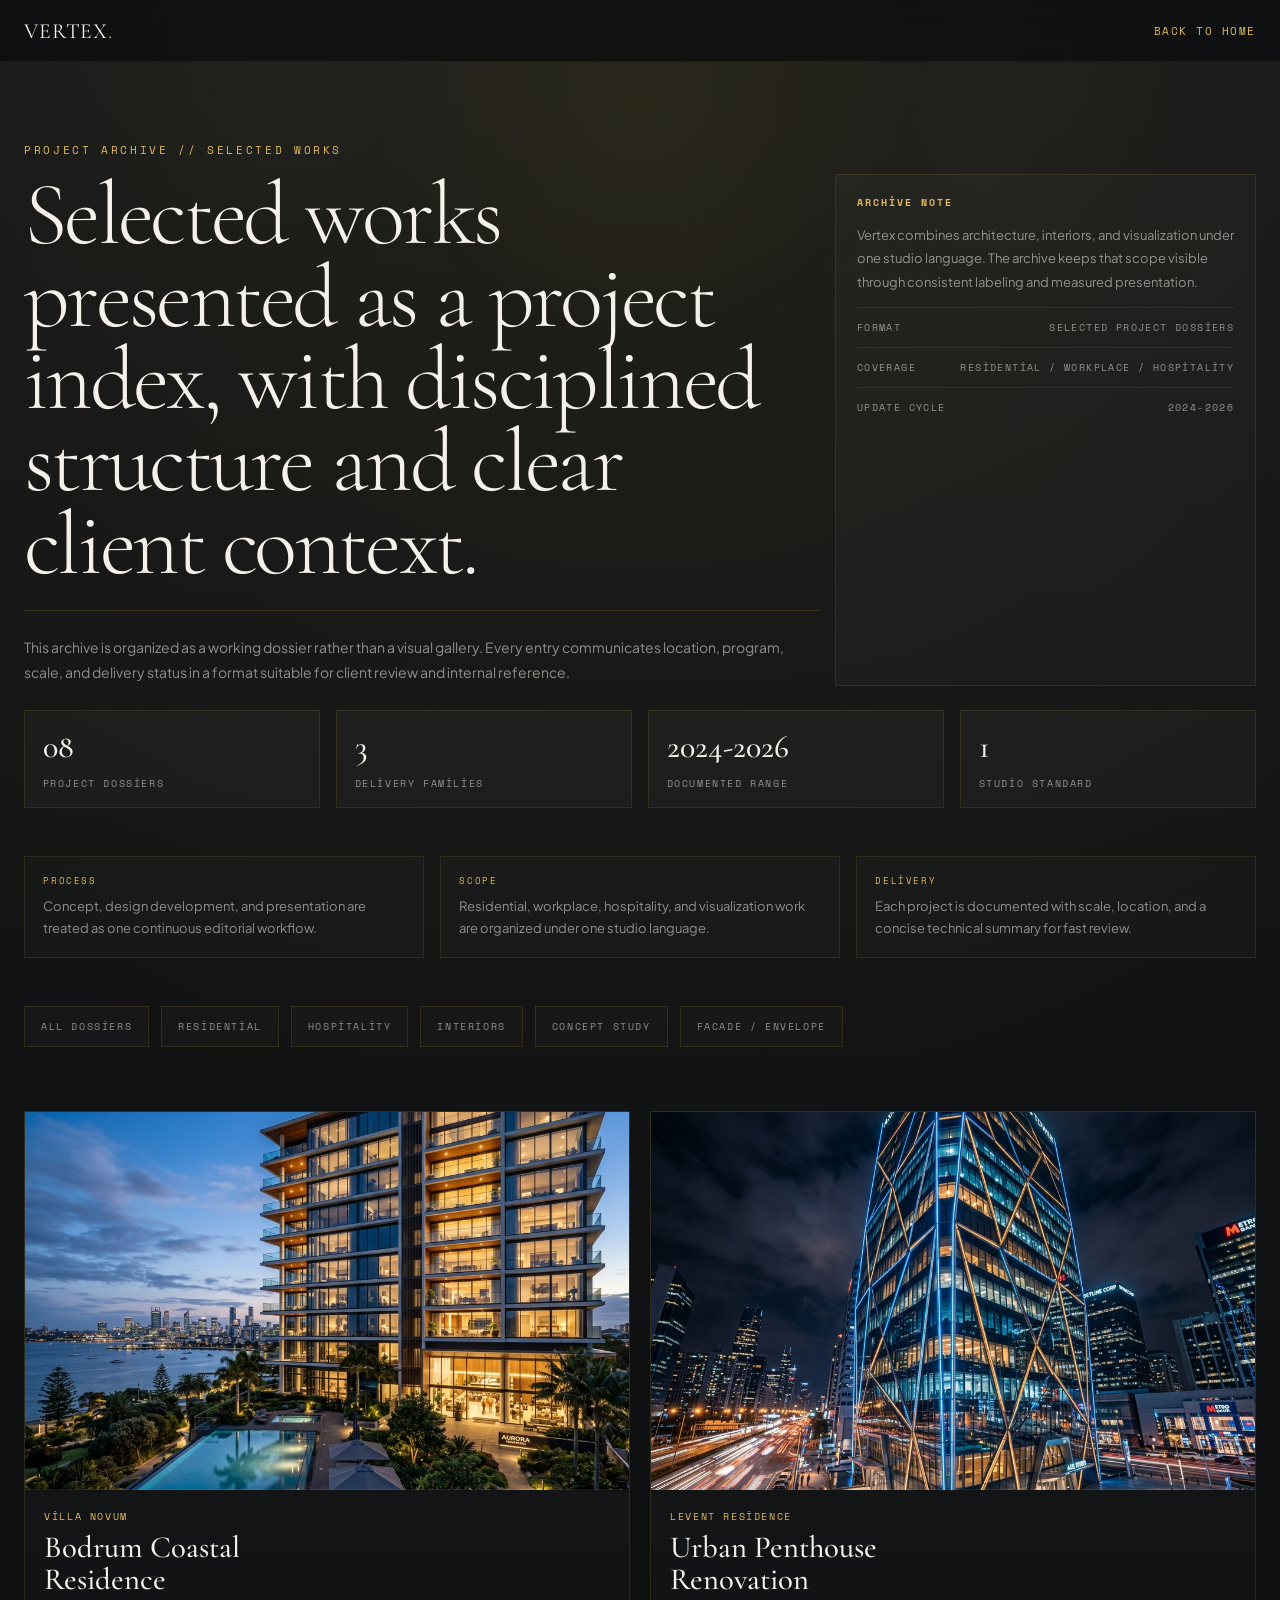
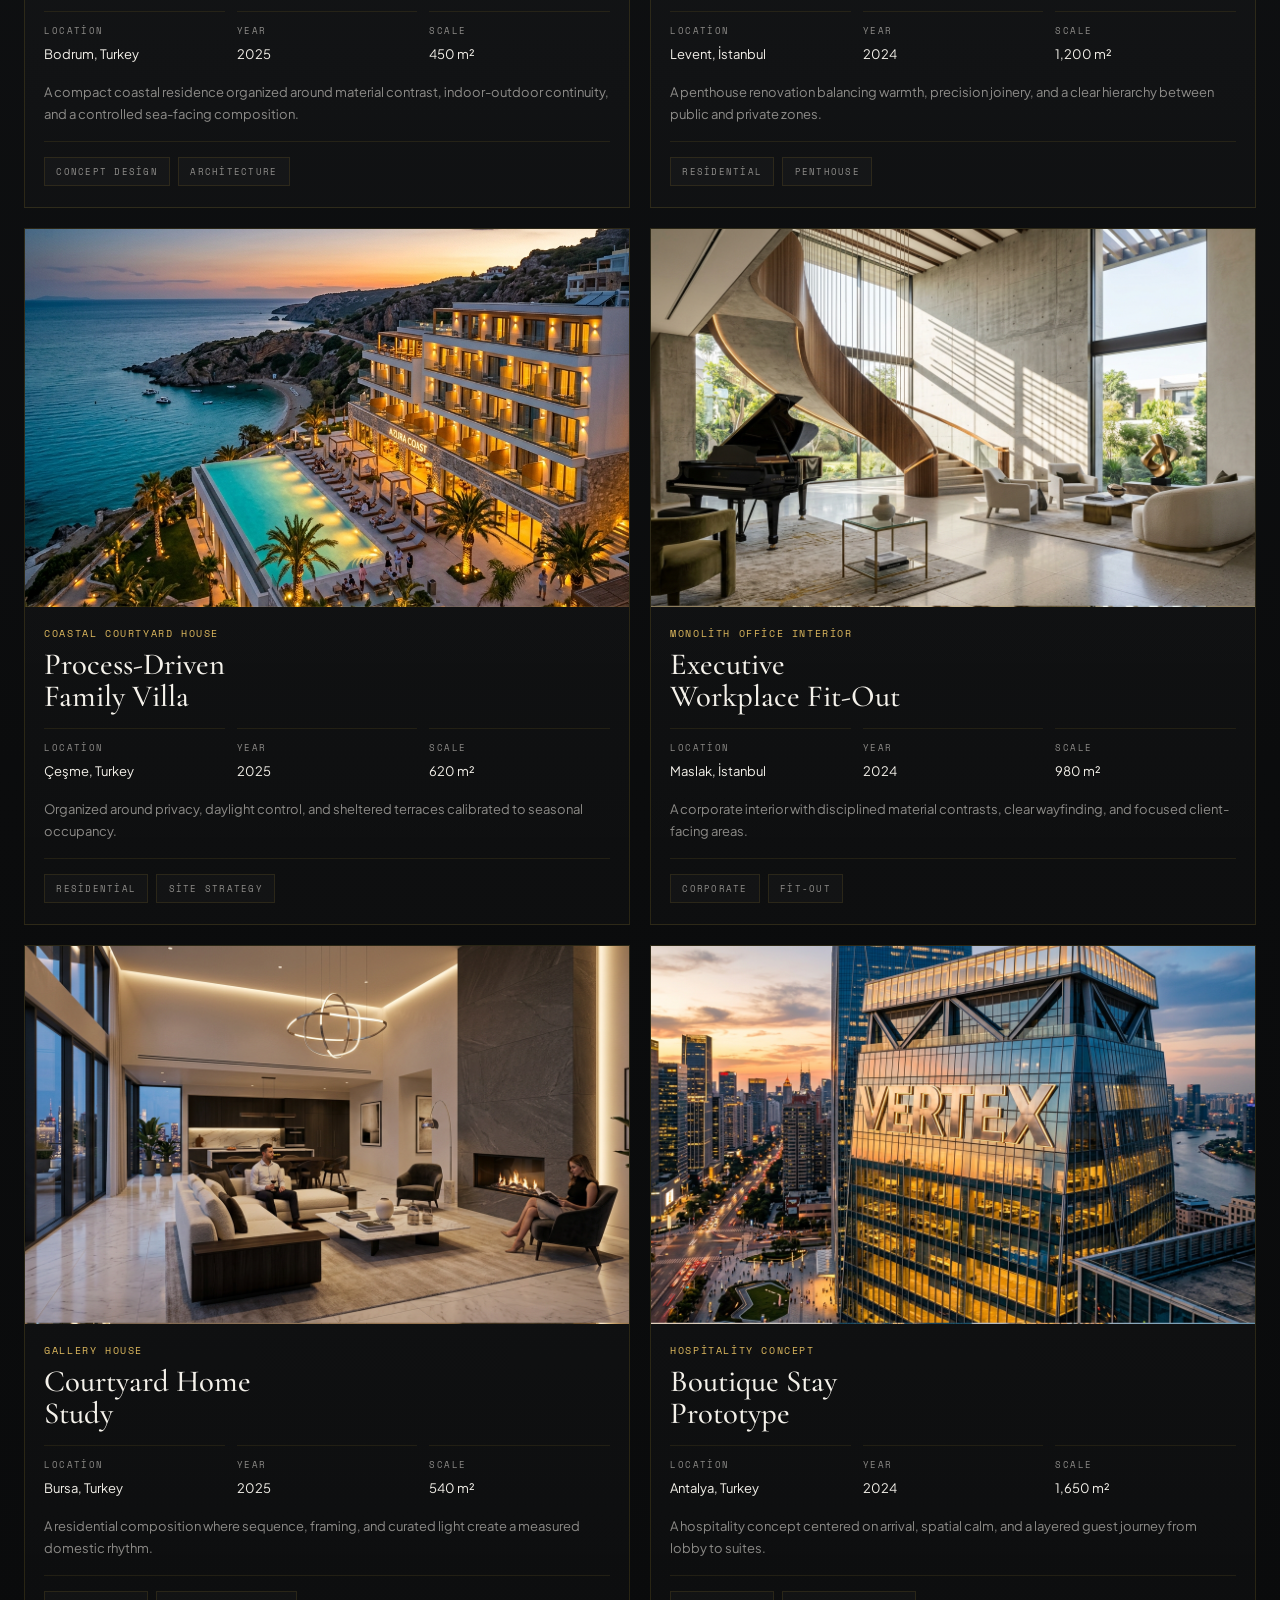
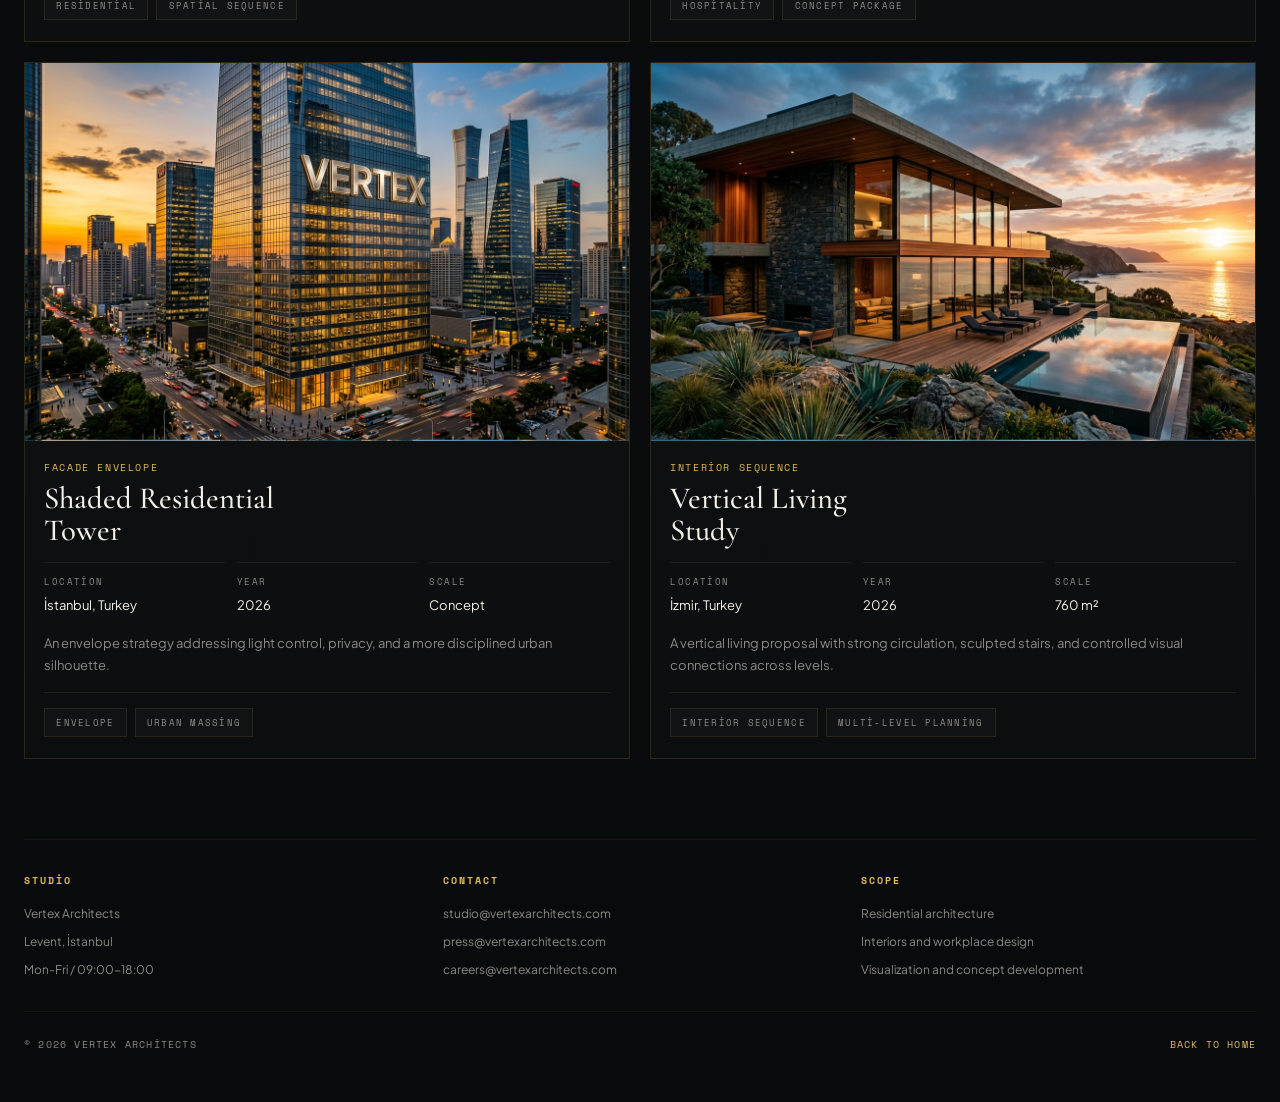
<file: projects.html>
<!DOCTYPE html>
<html lang="tr">
<head>
    <meta charset="UTF-8">
    <meta name="viewport" content="width=device-width, initial-scale=1.0">
    <title>VERTEX ARCHITECTS // PROJECT ARCHIVE</title>
    <meta name="description" content="Vertex Architects proje arşivi. Seçilmiş konut, iç mekan ve karma kullanım projeleri; lokasyon, yıl ve teknik özetlerle." />
    <meta name="robots" content="index, follow">
    <link rel="canonical" href="https://www.vertexarchitects.com/projects.html">

    <meta property="og:type" content="website">
    <meta property="og:title" content="VERTEX ARCHITECTS // PROJECT ARCHIVE">
    <meta property="og:description" content="Seçilmiş projeler arşivi, vaka özleri ve teknik bilgiler.">
    <meta property="og:image" content="https://images.unsplash.com/photo-1600585154340-be6161a56a0c?auto=format&fit=crop&w=1200&q=80">
    <meta property="og:url" content="https://www.vertexarchitects.com/projects.html">

    <meta name="twitter:card" content="summary_large_image">
    <meta name="twitter:title" content="VERTEX ARCHITECTS // PROJECT ARCHIVE">
    <meta name="twitter:description" content="Seçilmiş projeler arşivi, vaka özleri ve teknik bilgiler.">

    <link rel="preconnect" href="https://fonts.googleapis.com">
    <link rel="preconnect" href="https://fonts.gstatic.com" crossorigin>
    <link href="https://fonts.googleapis.com/css2?family=Cormorant+Garamond:ital,wght@0,300;0,500;0,700;1,400&family=Plus+Jakarta+Sans:wght@300;400;600;700&family=Space+Mono:wght@400;700&display=swap" rel="stylesheet">

    <style>
        *, *::before, *::after {
            box-sizing: border-box;
            margin: 0;
            padding: 0;
        }

        :root {
            --bg: #121416;
            --bg-darker: #0b0c0d;
            --card-bg: rgba(26, 29, 32, 0.85);
            --panel: rgba(255, 255, 255, 0.03);
            --text: #f4f1ea;
            --text-muted: rgba(244, 241, 234, 0.55);
            --gold: #d4af37;
            --gold-bright: #dfba5f;
            --border: rgba(212, 175, 55, 0.18);
            --font-display: 'Cormorant Garamond', serif;
            --font-body: 'Plus Jakarta Sans', sans-serif;
            --font-code: 'Space Mono', monospace;
        }

        html {
            scroll-behavior: smooth;
        }

        body {
            background:
                radial-gradient(circle at top, rgba(212, 175, 55, 0.08), transparent 30%),
                linear-gradient(180deg, #141619 0%, #0b0c0d 55%, #090a0b 100%);
            color: var(--text);
            font-family: var(--font-body);
            overflow-x: hidden;
        }

        body::before {
            content: '';
            position: fixed;
            inset: 0;
            pointer-events: none;
            background:
                radial-gradient(circle at 50% 12%, rgba(212, 175, 55, 0.07), transparent 26%),
                radial-gradient(circle at 20% 0%, rgba(255, 255, 255, 0.03), transparent 24%),
                radial-gradient(circle at 80% 12%, rgba(255, 255, 255, 0.025), transparent 20%);
            opacity: 0.75;
            z-index: 0;
            transition: opacity 0.35s ease;
        }

        body::after {
            content: '';
            position: fixed;
            inset: 0;
            pointer-events: none;
            background-image: linear-gradient(rgba(255, 255, 255, 0.02) 1px, transparent 1px);
            background-size: 100% 7px;
            opacity: 0.06;
            mix-blend-mode: overlay;
            z-index: 0;
        }

        a {
            color: inherit;
            text-decoration: none;
        }

        .archive-shell {
            width: min(1240px, calc(100% - 3rem));
            margin: 0 auto;
            position: relative;
            z-index: 1;
        }

        .archive-nav {
            position: sticky;
            top: 0;
            z-index: 20;
            backdrop-filter: blur(18px);
            background: rgba(11, 12, 13, 0.72);
            border-bottom: 1px solid rgba(212, 175, 55, 0.08);
        }

        .archive-nav-inner {
            width: min(1240px, calc(100% - 3rem));
            margin: 0 auto;
            padding: 1.1rem 0;
            display: flex;
            align-items: center;
            justify-content: space-between;
            gap: 1rem;
            font-family: var(--font-code);
            letter-spacing: 0.14em;
            text-transform: uppercase;
            font-size: 11px;
        }

        .archive-brand {
            font-family: var(--font-display);
            font-size: 1.35rem;
            letter-spacing: 0.04em;
        }

        .archive-brand span {
            color: var(--gold);
        }

        .archive-link {
            color: var(--gold-bright);
        }

        .hero {
            padding: 5rem 0 2rem 0;
        }

        .eyebrow {
            font-family: var(--font-code);
            font-size: 11px;
            letter-spacing: 0.24em;
            text-transform: uppercase;
            color: var(--gold-bright);
            margin-bottom: 1rem;
        }

        .title-row {
            display: flex;
            align-items: flex-end;
            justify-content: space-between;
            gap: 2rem;
            border-bottom: 1px solid var(--border);
            padding-bottom: 1.5rem;
            margin-bottom: 1.5rem;
        }

        .archive-lead {
            display: grid;
            grid-template-columns: minmax(0, 1.7fr) minmax(320px, 0.9fr);
            gap: 1rem;
            align-items: stretch;
        }

        h1 {
            font-family: var(--font-display);
            font-weight: 300;
            font-size: clamp(3rem, 7vw, 6.6rem);
            line-height: 0.92;
            letter-spacing: -0.03em;
            max-width: 820px;
        }

        .intro {
            max-width: none;
            color: var(--text-muted);
            line-height: 1.8;
            font-size: 14px;
        }

        .archive-panel {
            padding: 1.25rem 1.3rem;
            border: 1px solid rgba(212, 175, 55, 0.12);
            background: rgba(255, 255, 255, 0.025);
        }

        .archive-panel h2 {
            font-family: var(--font-code);
            font-size: 10px;
            letter-spacing: 0.2em;
            text-transform: uppercase;
            color: var(--gold-bright);
            margin-bottom: 0.85rem;
        }

        .archive-panel p {
            color: var(--text-muted);
            font-size: 13px;
            line-height: 1.8;
            margin-bottom: 0.8rem;
        }

        .archive-panel .panel-line {
            display: flex;
            justify-content: space-between;
            gap: 1rem;
            padding-top: 0.75rem;
            margin-top: 0.75rem;
            border-top: 1px solid rgba(212, 175, 55, 0.1);
            font-family: var(--font-code);
            font-size: 10px;
            letter-spacing: 0.14em;
            text-transform: uppercase;
            color: var(--text-muted);
        }

        .stats {
            display: grid;
            grid-template-columns: repeat(4, minmax(0, 1fr));
            gap: 1rem;
            margin: 1.5rem 0 3rem 0;
        }

        .stat {
            padding: 1rem 1.1rem;
            border: 1px solid rgba(212, 175, 55, 0.12);
            background: var(--panel);
        }

        .stat strong {
            display: block;
            font-family: var(--font-display);
            font-size: 2rem;
            font-weight: 500;
            margin-bottom: 0.25rem;
        }

        .stat span {
            font-family: var(--font-code);
            font-size: 10px;
            letter-spacing: 0.16em;
            text-transform: uppercase;
            color: var(--text-muted);
        }

        .filters {
            display: flex;
            flex-wrap: wrap;
            gap: 0.75rem;
            margin-bottom: 2rem;
        }

        .practice-strip {
            display: grid;
            grid-template-columns: repeat(3, minmax(0, 1fr));
            gap: 1rem;
            margin-bottom: 3rem;
        }

        .practice-card {
            padding: 1.1rem 1.15rem;
            border: 1px solid rgba(212, 175, 55, 0.12);
            background: rgba(255, 255, 255, 0.02);
        }

        .practice-card .label {
            display: block;
            font-family: var(--font-code);
            font-size: 9px;
            letter-spacing: 0.18em;
            text-transform: uppercase;
            color: var(--gold-bright);
            margin-bottom: 0.5rem;
        }

        .practice-card .copy {
            color: var(--text-muted);
            font-size: 13px;
            line-height: 1.7;
        }

        .chip {
            padding: 0.75rem 1rem;
            border: 1px solid rgba(212, 175, 55, 0.14);
            background: rgba(255, 255, 255, 0.02);
            font-family: var(--font-code);
            font-size: 10px;
            letter-spacing: 0.16em;
            text-transform: uppercase;
            color: var(--text-muted);
        }

        .archive-grid {
            display: grid;
            grid-template-columns: repeat(2, minmax(0, 1fr));
            gap: 1.25rem;
            padding-bottom: 5rem;
        }

        .project-card {
            border: 1px solid rgba(212, 175, 55, 0.14);
            background: linear-gradient(180deg, rgba(255, 255, 255, 0.03), rgba(255, 255, 255, 0.015));
            overflow: hidden;
            transition: transform 0.35s ease, border-color 0.35s ease, box-shadow 0.35s ease;
            transform: translateY(0);
        }

        .project-media {
            aspect-ratio: 16 / 10;
            background-size: cover;
            background-position: center;
            border-bottom: 1px solid rgba(212, 175, 55, 0.1);
            transition: transform 0.6s ease, filter 0.6s ease;
            transform: scale(1);
        }

        .project-card:hover {
            transform: translateY(-8px);
            border-color: rgba(212, 175, 55, 0.28);
            box-shadow: 0 22px 48px rgba(0, 0, 0, 0.26);
        }

        .project-card:hover .project-media {
            transform: scale(1.04);
            filter: saturate(1.05) contrast(1.03);
        }

        @media (hover: none) {
            .project-card:hover,
            .project-card:hover .project-media {
                transform: none;
                box-shadow: none;
                filter: none;
            }
        }

        .project-body {
            padding: 1.2rem 1.2rem 1.35rem 1.2rem;
        }

        .project-kicker {
            font-family: var(--font-code);
            font-size: 10px;
            letter-spacing: 0.16em;
            text-transform: uppercase;
            color: var(--gold-bright);
            margin-bottom: 0.5rem;
        }

        .project-title {
            font-family: var(--font-display);
            font-size: clamp(1.5rem, 2.4vw, 2.2rem);
            font-weight: 500;
            line-height: 1.05;
            margin-bottom: 0.9rem;
            max-width: 16ch;
        }

        .project-meta {
            display: grid;
            grid-template-columns: repeat(3, minmax(0, 1fr));
            gap: 0.75rem;
            margin-bottom: 1rem;
        }

        .meta-block {
            padding-top: 0.75rem;
            border-top: 1px solid rgba(212, 175, 55, 0.1);
        }

        .meta-label {
            display: block;
            font-family: var(--font-code);
            font-size: 9px;
            letter-spacing: 0.16em;
            text-transform: uppercase;
            color: var(--text-muted);
            margin-bottom: 0.35rem;
        }

        .meta-value {
            font-size: 13px;
            line-height: 1.5;
            color: var(--text);
        }

        .project-note {
            color: var(--text-muted);
            font-size: 13px;
            line-height: 1.7;
        }

        .project-scope {
            margin-top: 1rem;
            padding-top: 0.95rem;
            border-top: 1px solid rgba(212, 175, 55, 0.1);
            display: flex;
            flex-wrap: wrap;
            gap: 0.5rem;
        }

        .project-tag {
            padding: 0.42rem 0.7rem;
            border: 1px solid rgba(212, 175, 55, 0.12);
            background: rgba(255, 255, 255, 0.02);
            font-family: var(--font-code);
            font-size: 9px;
            letter-spacing: 0.14em;
            text-transform: uppercase;
            color: var(--text-muted);
        }

        .archive-footer {
            border-top: 1px solid rgba(212, 175, 55, 0.08);
            padding: 2rem 0 3rem 0;
            color: var(--text-muted);
            font-size: 12px;
            line-height: 1.8;
        }

        .footer-grid {
            display: grid;
            grid-template-columns: repeat(3, minmax(0, 1fr));
            gap: 1.5rem;
        }

        .footer-col h2 {
            font-family: var(--font-code);
            font-size: 10px;
            letter-spacing: 0.2em;
            text-transform: uppercase;
            color: var(--gold-bright);
            margin-bottom: 0.8rem;
        }

        .footer-col p,
        .footer-col a {
            display: block;
            margin-bottom: 0.4rem;
            color: var(--text-muted);
        }

        .footer-col a:hover {
            color: var(--text);
        }

        .bottom-bar {
            display: flex;
            justify-content: space-between;
            align-items: center;
            gap: 1rem;
            padding-top: 1.5rem;
            margin-top: 1.5rem;
            border-top: 1px solid rgba(212, 175, 55, 0.08);
            font-family: var(--font-code);
            letter-spacing: 0.12em;
            text-transform: uppercase;
            font-size: 10px;
            color: var(--text-muted);
        }

        .back-link {
            color: var(--gold-bright);
        }

        @media (max-width: 960px) {
            .title-row,
            .archive-lead,
            .stats,
            .practice-strip,
            .project-meta,
            .footer-grid {
                grid-template-columns: 1fr;
                display: grid;
            }

            .archive-grid {
                grid-template-columns: 1fr;
            }

            .title-row {
                gap: 1rem;
            }
        }
    </style>
</head>
<body>
    <header class="archive-nav">
        <div class="archive-nav-inner">
            <a class="archive-brand" href="index.html">VERTEX<span>.</span></a>
            <a class="archive-link" href="index.html">Back to Home</a>
        </div>
    </header>

    <main class="archive-shell">
        <section class="hero">
            <div class="eyebrow">PROJECT ARCHIVE // SELECTED WORKS</div>
            <div class="archive-lead">
                <div>
                    <div class="title-row">
                        <h1>Selected works presented as a project index, with disciplined structure and clear client context.</h1>
                    </div>
                    <p class="intro">This archive is organized as a working dossier rather than a visual gallery. Every entry communicates location, program, scale, and delivery status in a format suitable for client review and internal reference.</p>
                </div>
                <aside class="archive-panel">
                    <h2>Archive note</h2>
                    <p>Vertex combines architecture, interiors, and visualization under one studio language. The archive keeps that scope visible through consistent labeling and measured presentation.</p>
                    <div class="panel-line"><span>Format</span><span>Selected project dossiers</span></div>
                    <div class="panel-line"><span>Coverage</span><span>Residential / Workplace / Hospitality</span></div>
                    <div class="panel-line"><span>Update cycle</span><span>2024-2026</span></div>
                </aside>
            </div>

            <div class="stats">
                <div class="stat"><strong>08</strong><span>project dossiers</span></div>
                <div class="stat"><strong>3</strong><span>delivery families</span></div>
                <div class="stat"><strong>2024-2026</strong><span>documented range</span></div>
                <div class="stat"><strong>1</strong><span>studio standard</span></div>
            </div>

            <div class="practice-strip">
                <div class="practice-card">
                    <span class="label">Process</span>
                    <div class="copy">Concept, design development, and presentation are treated as one continuous editorial workflow.</div>
                </div>
                <div class="practice-card">
                    <span class="label">Scope</span>
                    <div class="copy">Residential, workplace, hospitality, and visualization work are organized under one studio language.</div>
                </div>
                <div class="practice-card">
                    <span class="label">Delivery</span>
                    <div class="copy">Each project is documented with scale, location, and a concise technical summary for fast review.</div>
                </div>
            </div>

            <div class="filters">
                <div class="chip">All dossiers</div>
                <div class="chip">Residential</div>
                <div class="chip">Hospitality</div>
                <div class="chip">Interiors</div>
                <div class="chip">Concept Study</div>
                <div class="chip">Facade / Envelope</div>
            </div>
        </section>

        <section class="archive-grid" aria-label="Selected projects archive">
            <article class="project-card">
                <div class="project-media" style="background-image:url('images/project1.png')"></div>
                <div class="project-body">
                    <div class="project-kicker">Villa Novum</div>
                    <div class="project-title">Bodrum Coastal Residence</div>
                    <div class="project-meta">
                        <div class="meta-block"><span class="meta-label">Location</span><span class="meta-value">Bodrum, Turkey</span></div>
                        <div class="meta-block"><span class="meta-label">Year</span><span class="meta-value">2025</span></div>
                        <div class="meta-block"><span class="meta-label">Scale</span><span class="meta-value">450 m²</span></div>
                    </div>
                    <p class="project-note">A compact coastal residence organized around material contrast, indoor-outdoor continuity, and a controlled sea-facing composition.</p>
                    <div class="project-scope">
                        <span class="project-tag">Concept design</span>
                        <span class="project-tag">Architecture</span>
                    </div>
                </div>
            </article>

            <article class="project-card">
                <div class="project-media" style="background-image:url('images/project2.png')"></div>
                <div class="project-body">
                    <div class="project-kicker">Levent Residence</div>
                    <div class="project-title">Urban Penthouse Renovation</div>
                    <div class="project-meta">
                        <div class="meta-block"><span class="meta-label">Location</span><span class="meta-value">Levent, İstanbul</span></div>
                        <div class="meta-block"><span class="meta-label">Year</span><span class="meta-value">2024</span></div>
                        <div class="meta-block"><span class="meta-label">Scale</span><span class="meta-value">1,200 m²</span></div>
                    </div>
                    <p class="project-note">A penthouse renovation balancing warmth, precision joinery, and a clear hierarchy between public and private zones.</p>
                    <div class="project-scope">
                        <span class="project-tag">Residential</span>
                        <span class="project-tag">Penthouse</span>
                    </div>
                </div>
            </article>

            <article class="project-card">
                <div class="project-media" style="background-image:url('images/project3.png')"></div>
                <div class="project-body">
                    <div class="project-kicker">Coastal Courtyard House</div>
                    <div class="project-title">Process-Driven Family Villa</div>
                    <div class="project-meta">
                        <div class="meta-block"><span class="meta-label">Location</span><span class="meta-value">Çeşme, Turkey</span></div>
                        <div class="meta-block"><span class="meta-label">Year</span><span class="meta-value">2025</span></div>
                        <div class="meta-block"><span class="meta-label">Scale</span><span class="meta-value">620 m²</span></div>
                    </div>
                    <p class="project-note">Organized around privacy, daylight control, and sheltered terraces calibrated to seasonal occupancy.</p>
                    <div class="project-scope">
                        <span class="project-tag">Residential</span>
                        <span class="project-tag">Site strategy</span>
                    </div>
                </div>
            </article>

            <article class="project-card">
                <div class="project-media" style="background-image:url('images/project4.png')"></div>
                <div class="project-body">
                    <div class="project-kicker">Monolith Office Interior</div>
                    <div class="project-title">Executive Workplace Fit-Out</div>
                    <div class="project-meta">
                        <div class="meta-block"><span class="meta-label">Location</span><span class="meta-value">Maslak, İstanbul</span></div>
                        <div class="meta-block"><span class="meta-label">Year</span><span class="meta-value">2024</span></div>
                        <div class="meta-block"><span class="meta-label">Scale</span><span class="meta-value">980 m²</span></div>
                    </div>
                    <p class="project-note">A corporate interior with disciplined material contrasts, clear wayfinding, and focused client-facing areas.</p>
                    <div class="project-scope">
                        <span class="project-tag">Corporate</span>
                        <span class="project-tag">Fit-out</span>
                    </div>
                </div>
            </article>

            <article class="project-card">
                <div class="project-media" style="background-image:url('images/project5.png')"></div>
                <div class="project-body">
                    <div class="project-kicker">Gallery House</div>
                    <div class="project-title">Courtyard Home Study</div>
                    <div class="project-meta">
                        <div class="meta-block"><span class="meta-label">Location</span><span class="meta-value">Bursa, Turkey</span></div>
                        <div class="meta-block"><span class="meta-label">Year</span><span class="meta-value">2025</span></div>
                        <div class="meta-block"><span class="meta-label">Scale</span><span class="meta-value">540 m²</span></div>
                    </div>
                    <p class="project-note">A residential composition where sequence, framing, and curated light create a measured domestic rhythm.</p>
                    <div class="project-scope">
                        <span class="project-tag">Residential</span>
                        <span class="project-tag">Spatial sequence</span>
                    </div>
                </div>
            </article>

            <article class="project-card">
                <div class="project-media" style="background-image:url('images/project6.png')"></div>
                <div class="project-body">
                    <div class="project-kicker">Hospitality Concept</div>
                    <div class="project-title">Boutique Stay Prototype</div>
                    <div class="project-meta">
                        <div class="meta-block"><span class="meta-label">Location</span><span class="meta-value">Antalya, Turkey</span></div>
                        <div class="meta-block"><span class="meta-label">Year</span><span class="meta-value">2024</span></div>
                        <div class="meta-block"><span class="meta-label">Scale</span><span class="meta-value">1,650 m²</span></div>
                    </div>
                    <p class="project-note">A hospitality concept centered on arrival, spatial calm, and a layered guest journey from lobby to suites.</p>
                    <div class="project-scope">
                        <span class="project-tag">Hospitality</span>
                        <span class="project-tag">Concept package</span>
                    </div>
                </div>
            </article>

            <article class="project-card">
                <div class="project-media" style="background-image:url('images/project7.png')"></div>
                <div class="project-body">
                    <div class="project-kicker">Facade Envelope</div>
                    <div class="project-title">Shaded Residential Tower</div>
                    <div class="project-meta">
                        <div class="meta-block"><span class="meta-label">Location</span><span class="meta-value">İstanbul, Turkey</span></div>
                        <div class="meta-block"><span class="meta-label">Year</span><span class="meta-value">2026</span></div>
                        <div class="meta-block"><span class="meta-label">Scale</span><span class="meta-value">Concept</span></div>
                    </div>
                    <p class="project-note">An envelope strategy addressing light control, privacy, and a more disciplined urban silhouette.</p>
                    <div class="project-scope">
                        <span class="project-tag">Envelope</span>
                        <span class="project-tag">Urban massing</span>
                    </div>
                </div>
            </article>

            <article class="project-card">
                <div class="project-media" style="background-image:url('images/project8.png')"></div>
                <div class="project-body">
                    <div class="project-kicker">Interior Sequence</div>
                    <div class="project-title">Vertical Living Study</div>
                    <div class="project-meta">
                        <div class="meta-block"><span class="meta-label">Location</span><span class="meta-value">İzmir, Turkey</span></div>
                        <div class="meta-block"><span class="meta-label">Year</span><span class="meta-value">2026</span></div>
                        <div class="meta-block"><span class="meta-label">Scale</span><span class="meta-value">760 m²</span></div>
                    </div>
                    <p class="project-note">A vertical living proposal with strong circulation, sculpted stairs, and controlled visual connections across levels.</p>
                    <div class="project-scope">
                        <span class="project-tag">Interior sequence</span>
                        <span class="project-tag">Multi-level planning</span>
                    </div>
                </div>
            </article>
        </section>

        <footer class="archive-footer">
            <div class="footer-grid">
                <div class="footer-col">
                    <h2>Studio</h2>
                    <p>Vertex Architects</p>
                    <p>Levent, İstanbul</p>
                    <p>Mon-Fri / 09:00-18:00</p>
                </div>
                <div class="footer-col">
                    <h2>Contact</h2>
                    <a href="mailto:studio@vertexarchitects.com">studio@vertexarchitects.com</a>
                    <a href="mailto:press@vertexarchitects.com">press@vertexarchitects.com</a>
                    <a href="mailto:careers@vertexarchitects.com">careers@vertexarchitects.com</a>
                </div>
                <div class="footer-col">
                    <h2>Scope</h2>
                    <p>Residential architecture</p>
                    <p>Interiors and workplace design</p>
                    <p>Visualization and concept development</p>
                </div>
            </div>

            <div class="bottom-bar">
                <span>© 2026 Vertex Architects</span>
                <a class="back-link" href="index.html">Back to home</a>
            </div>
        </footer>
    </main>

        <script>
            const cards = document.querySelectorAll('.project-card');

            cards.forEach((card) => {
                let bounds = card.getBoundingClientRect();

                const refreshBounds = () => {
                    bounds = card.getBoundingClientRect();
                };

                card.addEventListener('pointerenter', refreshBounds);
                window.addEventListener('resize', refreshBounds, { passive: true });

                card.addEventListener('pointermove', (event) => {
                    const offsetX = ((event.clientX - bounds.left) / bounds.width - 0.5) * 6;
                    const offsetY = ((event.clientY - bounds.top) / bounds.height - 0.5) * 4;
                    card.style.transform = `translateY(-8px) perspective(1000px) rotateX(${offsetY * -1}deg) rotateY(${offsetX}deg)`;
                });

                card.addEventListener('pointerleave', () => {
                    card.style.transform = '';
                });
            });
        </script>
</body>
</html>
</file>
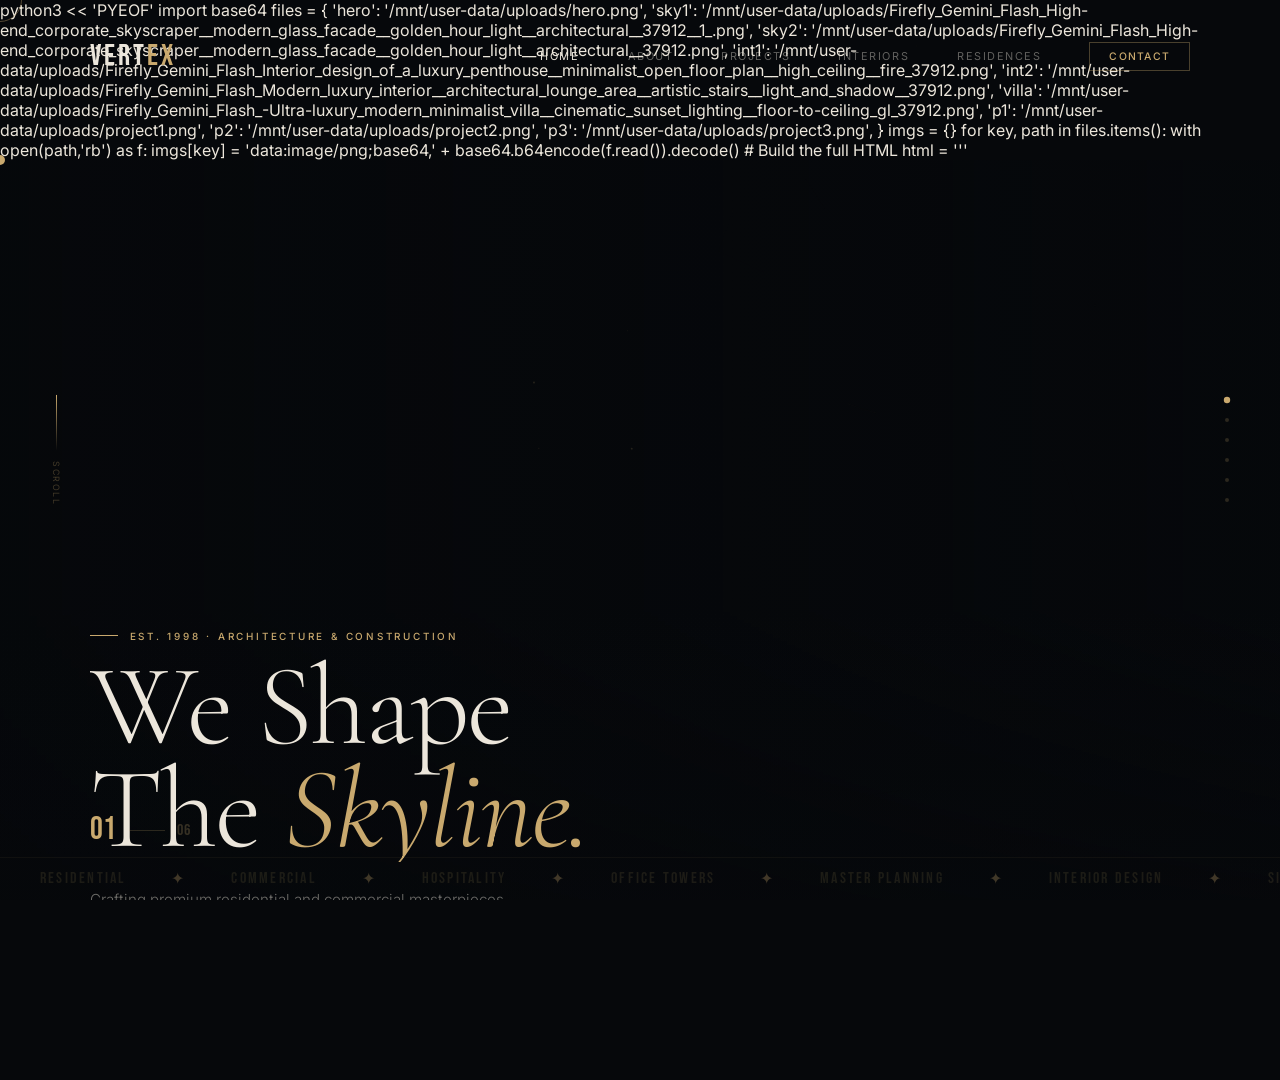
<file: vertex_final.html>
python3 << 'PYEOF'
import base64

files = {
  'hero': '/mnt/user-data/uploads/hero.png',
  'sky1': '/mnt/user-data/uploads/Firefly_Gemini_Flash_High-end_corporate_skyscraper__modern_glass_facade__golden_hour_light__architectural__37912__1_.png',
  'sky2': '/mnt/user-data/uploads/Firefly_Gemini_Flash_High-end_corporate_skyscraper__modern_glass_facade__golden_hour_light__architectural__37912.png',
  'int1': '/mnt/user-data/uploads/Firefly_Gemini_Flash_Interior_design_of_a_luxury_penthouse__minimalist_open_floor_plan__high_ceiling__fire_37912.png',
  'int2': '/mnt/user-data/uploads/Firefly_Gemini_Flash_Modern_luxury_interior__architectural_lounge_area__artistic_stairs__light_and_shadow__37912.png',
  'villa': '/mnt/user-data/uploads/Firefly_Gemini_Flash_-Ultra-luxury_modern_minimalist_villa__cinematic_sunset_lighting__floor-to-ceiling_gl_37912.png',
  'p1': '/mnt/user-data/uploads/project1.png',
  'p2': '/mnt/user-data/uploads/project2.png',
  'p3': '/mnt/user-data/uploads/project3.png',
}

imgs = {}
for key, path in files.items():
    with open(path,'rb') as f:
        imgs[key] = 'data:image/png;base64,' + base64.b64encode(f.read()).decode()

# Build the full HTML
html = '''<!DOCTYPE html>
<html lang="en">
<head>
<meta charset="UTF-8">
<meta name="viewport" content="width=device-width, initial-scale=1.0">
<title>VERTEX — Architecture & Construction</title>
<link rel="preconnect" href="https://fonts.googleapis.com">
<link href="https://fonts.googleapis.com/css2?family=Cormorant+Garamond:ital,wght@0,300;0,400;0,600;1,300;1,400&family=Inter:wght@300;400;500&family=Bebas+Neue&display=swap" rel="stylesheet">
<style>
*,*::before,*::after{box-sizing:border-box;margin:0;padding:0}
:root{
  --gold:#C9A96E;--gold2:#E8D4A0;
  --dark:#06080B;--dark2:#0A0D12;
  --text:#ECE6DB;--muted:rgba(236,230,219,.45);
  --ease:cubic-bezier(.76,0,.24,1);
  --ease2:cubic-bezier(.16,1,.3,1);
}
html,body{width:100%;height:100%;overflow:hidden;background:var(--dark);color:var(--text);font-family:'Inter',sans-serif;-webkit-font-smoothing:antialiased;cursor:none}
::selection{background:rgba(201,169,110,.2)}

/* CURSOR */
#cur{position:fixed;width:10px;height:10px;background:var(--gold);border-radius:50%;pointer-events:none;z-index:9999;transform:translate(-50%,-50%);transition:width .4s var(--ease2),height .4s var(--ease2),opacity .3s}
#cur-r{position:fixed;width:44px;height:44px;border:1px solid rgba(201,169,110,.4);border-radius:50%;pointer-events:none;z-index:9998;transform:translate(-50%,-50%);transition:width .5s var(--ease2),height .5s var(--ease2),border-color .3s}
.c-big #cur{width:64px;height:64px;background:rgba(201,169,110,.1);border:1px solid rgba(201,169,110,.5)}
.c-big #cur-r{opacity:0}

/* PRELOADER */
#pre{position:fixed;inset:0;background:var(--dark);z-index:9000;display:flex;flex-direction:column;align-items:center;justify-content:center;transition:opacity 1.2s var(--ease),visibility 1.2s}
#pre.hide{opacity:0;visibility:hidden}
.pre-v{font-family:'Bebas Neue',sans-serif;font-size:28vw;color:rgba(201,169,110,.05);position:absolute;letter-spacing:-.02em;user-select:none}
.pre-wrap{position:relative;z-index:1;text-align:center}
.pre-brand{font-family:'Bebas Neue',sans-serif;font-size:1.4rem;letter-spacing:.3em;color:rgba(201,169,110,.3);margin-bottom:3rem}
.pre-line{width:240px;height:1px;background:rgba(201,169,110,.1);position:relative;overflow:hidden;margin:0 auto}
.pre-fill{position:absolute;top:0;left:0;height:100%;width:0;background:var(--gold);transition:width .05s linear}
.pre-pct{font-size:.62rem;letter-spacing:.22em;text-transform:uppercase;color:rgba(201,169,110,.35);margin-top:1.4rem}

/* CONTAINER */
.wrap{position:relative;width:100%;height:100vh;overflow:hidden}

/* SLIDES */
.slide{position:absolute;inset:0;opacity:0;visibility:hidden;pointer-events:none;z-index:1;overflow:hidden}
.slide.active{opacity:1;visibility:visible;pointer-events:auto;z-index:3}
.slide.leaving{z-index:2}

/* FULLSCREEN IMAGE with ken burns */
.slide-img{position:absolute;inset:-5%;background-size:cover;background-position:center;transform:scale(1.08);transition:transform 8s ease-out,opacity .1s}
.slide.active .slide-img{transform:scale(1)}
.slide-darken{position:absolute;inset:0;background:linear-gradient(to right,rgba(6,8,11,.85) 0%,rgba(6,8,11,.55) 50%,rgba(6,8,11,.2) 100%)}
.slide-darken2{position:absolute;inset:0;background:linear-gradient(to top,rgba(6,8,11,.9) 0%,transparent 50%)}

/* CLIP WIPE — the Tres Mares magic */
.slide-clip{position:absolute;inset:0;background:var(--dark);transform-origin:left;transition:transform 1.4s var(--ease);transform:scaleX(1)}
.slide.active .slide-clip{transform:scaleX(0);transition-delay:.05s}
.slide.leaving .slide-clip{transform:scaleX(0);animation:wipeOut 1.4s var(--ease) forwards}
@keyframes wipeOut{0%{transform:scaleX(0);transform-origin:right}100%{transform:scaleX(1);transform-origin:right}}

/* CONTENT */
.slide-content{position:absolute;inset:0;display:flex;flex-direction:column;justify-content:flex-end;padding:0 7% 7%}
.s-tag{font-size:.62rem;font-weight:500;letter-spacing:.28em;text-transform:uppercase;color:var(--gold);display:flex;align-items:center;gap:.75rem;opacity:0;transform:translateY(16px);transition:opacity .9s var(--ease2),transform .9s var(--ease2);transition-delay:.6s}
.s-tag::before{content:'';width:28px;height:1px;background:var(--gold)}
.slide.active .s-tag{opacity:1;transform:translateY(0)}
.s-title{font-family:'Cormorant Garamond',serif;font-size:clamp(3.5rem,9vw,9rem);font-weight:300;line-height:.9;letter-spacing:-.02em;margin:.8rem 0 1.5rem;overflow:hidden}
.s-title .line{display:block;transform:translateY(110%);transition:transform 1.1s var(--ease2)}
.slide.active .s-title .line{transform:translateY(0)}
.s-title .line:nth-child(1){transition-delay:.72s}
.s-title .line:nth-child(2){transition-delay:.86s}
.s-title .line:nth-child(3){transition-delay:1s}
.s-title em{font-style:italic;color:var(--gold)}
.s-body{display:flex;align-items:flex-end;justify-content:space-between;gap:3rem;opacity:0;transform:translateY(24px);transition:opacity 1s var(--ease2),transform 1s var(--ease2);transition-delay:1.1s}
.slide.active .s-body{opacity:1;transform:translateY(0)}
.s-desc{font-size:.95rem;line-height:1.85;color:var(--muted);max-width:420px;font-weight:300}
.s-actions{display:flex;gap:1rem;flex-shrink:0}
.btn{display:inline-flex;align-items:center;gap:.6rem;padding:.85rem 2rem;font-size:.7rem;font-weight:500;letter-spacing:.12em;text-transform:uppercase;cursor:pointer;border:none;font-family:'Inter',sans-serif;transition:transform .4s var(--ease2);position:relative;overflow:hidden}
.btn-gold{background:var(--gold);color:#06080B}
.btn-ghost{background:transparent;border:1px solid rgba(236,230,219,.25);color:var(--text)}
.btn-gold:hover,.btn-ghost:hover{transform:translateY(-3px)}
.btn-ghost:hover{border-color:var(--gold);color:var(--gold)}

/* NAV */
nav{position:fixed;top:0;left:0;right:0;z-index:600;padding:2.4rem 7%;display:flex;align-items:center;justify-content:space-between;transition:padding .6s var(--ease),background .6s}
nav.dark{background:rgba(6,8,11,.8);backdrop-filter:blur(24px);border-bottom:1px solid rgba(201,169,110,.08);padding:1.2rem 7%}
.logo{font-family:'Bebas Neue',sans-serif;font-size:1.9rem;letter-spacing:.1em;color:var(--text);cursor:pointer}
.logo em{color:var(--gold);font-style:normal}
.nav-r{display:flex;align-items:center;gap:3rem}
.nav-r a{font-size:.68rem;font-weight:400;letter-spacing:.14em;text-transform:uppercase;color:rgba(236,230,219,.4);transition:color .3s;cursor:pointer;text-decoration:none}
.nav-r a:hover,.nav-r a.on{color:var(--text)}
.nav-cta{background:transparent!important;border:1px solid rgba(201,169,110,.35)!important;color:var(--gold)!important;padding:.45rem 1.2rem;font-size:.65rem!important;letter-spacing:.12em!important;font-weight:500!important}
.nav-cta:hover{background:rgba(201,169,110,.1)!important;border-color:var(--gold)!important}

/* PROGRESS — right edge vertical */
#prog{position:fixed;right:4%;top:50%;transform:translateY(-50%);z-index:600;display:flex;flex-direction:column;gap:1rem}
.pd{width:4px;height:4px;border-radius:50%;background:rgba(201,169,110,.2);transition:all .5s var(--ease2);cursor:pointer;position:relative}
.pd.on{background:var(--gold);transform:scale(1.6)}
.pd-tip{position:absolute;right:calc(100%+12px);top:50%;transform:translateY(-50%);font-size:.58rem;letter-spacing:.14em;text-transform:uppercase;color:rgba(201,169,110,.5);white-space:nowrap;opacity:0;transition:opacity .3s;pointer-events:none}
.pd:hover .pd-tip{opacity:1}

/* SLIDE COUNTER */
#ctr{position:fixed;left:7%;bottom:6%;z-index:600;font-family:'Bebas Neue',sans-serif;letter-spacing:.05em;color:rgba(201,169,110,.25);display:flex;align-items:center;gap:.75rem}
.ctr-cur{font-size:2rem;color:var(--gold);line-height:1;transition:all .4s var(--ease2)}
.ctr-sep{width:36px;height:1px;background:rgba(201,169,110,.2)}
.ctr-tot{font-size:1rem}

/* MARQUEE bottom */
.mq-band{position:fixed;bottom:0;left:0;right:0;z-index:600;padding:.7rem 0;border-top:1px solid rgba(201,169,110,.06);overflow:hidden;pointer-events:none}
.mq-track{display:inline-flex;white-space:nowrap;animation:mq 28s linear infinite}
.mq-track span{font-family:'Bebas Neue',sans-serif;font-size:1rem;letter-spacing:.14em;color:rgba(201,169,110,.12);padding:0 2.5rem}
.mq-track .g{color:rgba(201,169,110,.3);padding:0 .3rem}
@keyframes mq{0%{transform:translateX(0)}100%{transform:translateX(-50%)}}

/* HORIZONTAL LINE left */
.v-line{position:fixed;left:4%;top:50%;transform:translateY(-50%);z-index:600;display:flex;flex-direction:column;align-items:center;gap:.6rem}
.v-line-bar{width:1px;height:56px;background:linear-gradient(var(--gold),transparent);animation:vl 2.2s ease-in-out infinite}
@keyframes vl{0%,100%{transform:scaleY(.3)translateY(-8px);opacity:.25}50%{transform:scaleY(1)translateY(0);opacity:.8}}
.v-line-txt{font-size:.55rem;letter-spacing:.18em;text-transform:uppercase;color:rgba(201,169,110,.3);writing-mode:vertical-rl}

/* PROJECTS SLIDE special layout */
.proj-grid{position:absolute;inset:0;display:grid;grid-template-columns:repeat(3,1fr);grid-template-rows:1fr 1fr;gap:2px}
.pj{position:relative;overflow:hidden;cursor:pointer}
.pj:first-child{grid-row:span 2}
.pj-img{position:absolute;inset:-4%;background-size:cover;background-position:center;transition:transform 1s var(--ease2)}
.pj:hover .pj-img{transform:scale(1.06)}
.pj-dark{position:absolute;inset:0;background:linear-gradient(to top,rgba(6,8,11,.92) 0%,transparent 60%);opacity:.7;transition:opacity .4s}
.pj:hover .pj-dark{opacity:1}
.pj-info{position:absolute;bottom:0;left:0;right:0;padding:1.8rem 2rem;transform:translateY(6px);transition:transform .5s var(--ease2)}
.pj:hover .pj-info{transform:translateY(0)}
.pj-cat{font-size:.58rem;letter-spacing:.18em;text-transform:uppercase;color:var(--gold);display:block;margin-bottom:.4rem}
.pj-name{font-family:'Cormorant Garamond',serif;font-size:clamp(1.1rem,2vw,1.6rem);font-weight:400;line-height:1.15}
.pj-meta{font-size:.7rem;color:rgba(236,230,219,.35);margin-top:.4rem;opacity:0;transform:translateY(6px);transition:opacity .4s .05s,transform .4s .05s var(--ease2)}
.pj:hover .pj-meta{opacity:1;transform:translateY(0)}
/* clip wipe for proj cells */
.pj-clip{position:absolute;inset:0;background:var(--dark);transform-origin:left;transition:transform 1.6s var(--ease);transform:scaleX(1)}
.slide.active .pj-clip{transform:scaleX(0)}
.pj:nth-child(1) .pj-clip{transition-delay:.1s}
.pj:nth-child(2) .pj-clip{transition-delay:.25s}
.pj:nth-child(3) .pj-clip{transition-delay:.4s}
.pj:nth-child(4) .pj-clip{transition-delay:.35s}
.pj:nth-child(5) .pj-clip{transition-delay:.5s}

/* ABOUT slide */
.about-layout{position:absolute;inset:0;display:grid;grid-template-columns:1fr 1fr}
.ab-left{position:relative;overflow:hidden}
.ab-left-img{position:absolute;inset:-4%;background-size:cover;background-position:center;transition:transform 8s ease-out;transform:scale(1.08)}
.slide.active .ab-left-img{transform:scale(1)}
.ab-left-dark{position:absolute;inset:0;background:linear-gradient(to right,rgba(6,8,11,.15),rgba(6,8,11,.5))}
.ab-right{background:var(--dark2);display:flex;flex-direction:column;justify-content:center;padding:8% 6%;position:relative;overflow:hidden}
.ab-right::before{content:'1998';position:absolute;font-family:'Bebas Neue',sans-serif;font-size:18vw;color:rgba(201,169,110,.03);bottom:-2rem;right:-1rem;line-height:1;pointer-events:none}
.ab-stat{margin-bottom:2.5rem;padding-bottom:2.5rem;border-bottom:1px solid rgba(201,169,110,.08)}
.ab-stat:last-child{margin-bottom:0;padding-bottom:0;border-bottom:none}
.ab-stat-num{font-family:'Cormorant Garamond',serif;font-size:3.5rem;font-weight:300;color:var(--gold);line-height:1;display:block;opacity:0;transform:translateX(30px);transition:opacity .9s var(--ease2),transform .9s var(--ease2)}
.slide.active .ab-stat-num{opacity:1;transform:translateX(0)}
.ab-stat:nth-child(1) .ab-stat-num{transition-delay:.7s}
.ab-stat:nth-child(2) .ab-stat-num{transition-delay:.85s}
.ab-stat:nth-child(3) .ab-stat-num{transition-delay:1s}
.ab-stat:nth-child(4) .ab-stat-num{transition-delay:1.15s}
.ab-stat-label{font-size:.65rem;letter-spacing:.16em;text-transform:uppercase;color:var(--muted);margin-top:.3rem}

/* CONTACT slide */
.ct-layout{position:absolute;inset:0;display:grid;grid-template-columns:1.1fr .9fr}
.ct-left{position:relative;overflow:hidden}
.ct-img{position:absolute;inset:-4%;background-size:cover;background-position:center;transition:transform 8s ease-out;transform:scale(1.08)}
.slide.active .ct-img{transform:scale(1)}
.ct-dark{position:absolute;inset:0;background:rgba(6,8,11,.55)}
.ct-right{background:var(--dark2);display:flex;flex-direction:column;justify-content:center;padding:8% 7%;overflow-y:auto}
.ct-right::-webkit-scrollbar{display:none}
.form-row{display:grid;grid-template-columns:1fr 1fr;gap:1rem}
.fg{display:flex;flex-direction:column;gap:.45rem;margin-bottom:1rem;position:relative}
.fg label{font-size:.58rem;font-weight:500;letter-spacing:.18em;text-transform:uppercase;color:rgba(201,169,110,.4)}
.fg input,.fg select,.fg textarea{background:transparent;border:none;border-bottom:1px solid rgba(236,230,219,.1);padding:.8rem 0;color:var(--text);font-family:'Inter',sans-serif;font-size:.9rem;outline:none;transition:border-color .3s;width:100%}
.fg input::placeholder,.fg textarea::placeholder{color:rgba(236,230,219,.15)}
.fg input:focus,.fg select:focus,.fg textarea:focus{border-color:rgba(201,169,110,.5)}
.fg-line{position:absolute;bottom:0;left:0;height:1px;background:var(--gold);width:0;transition:width .5s var(--ease2)}
.fg input:focus~.fg-line,.fg select:focus~.fg-line,.fg textarea:focus~.fg-line{width:100%}
.fg select option{background:#0A0D12}
.fg textarea{resize:none}
.ct-info{margin-bottom:2.5rem;padding-bottom:2.5rem;border-bottom:1px solid rgba(201,169,110,.08)}
.ct-detail{display:flex;gap:.75rem;align-items:flex-start;margin-bottom:.8rem}
.ct-detail-ic{font-size:.85rem;flex-shrink:0;margin-top:.05rem}
.ct-detail-txt h5{font-size:.58rem;letter-spacing:.16em;text-transform:uppercase;color:var(--gold);margin-bottom:.2rem}
.ct-detail-txt p{font-size:.8rem;color:var(--muted)}

/* CANVAS */
#cv{position:fixed;inset:0;z-index:0;pointer-events:none;opacity:.6}

/* TRANSITION FLASH */
#flash{position:fixed;inset:0;z-index:700;background:var(--dark);opacity:0;pointer-events:none;transition:opacity .25s}
#flash.show{opacity:.35}
</style>
</head>
<body>

<div id="pre">
  <div class="pre-v">V</div>
  <div class="pre-wrap">
    <div class="pre-brand">VERTEX</div>
    <div class="pre-line"><div class="pre-fill" id="pf"></div></div>
    <div class="pre-pct" id="pp">Loading · 0%</div>
  </div>
</div>

<div id="cur"></div>
<div id="cur-r"></div>
<div id="flash"></div>
<canvas id="cv"></canvas>

<nav id="nav">
  <div class="logo" onclick="go(0)">VERT<em>EX</em></div>
  <div class="nav-r">
    <a onclick="go(0)" class="on" id="nl0">Home</a>
    <a onclick="go(1)" id="nl1">About</a>
    <a onclick="go(2)" id="nl2">Projects</a>
    <a onclick="go(3)" id="nl3">Interiors</a>
    <a onclick="go(4)" id="nl4">Residences</a>
    <a onclick="go(5)" class="nav-cta" id="nl5">Contact</a>
  </div>
</nav>

<div id="prog"></div>
<div id="ctr"><span class="ctr-cur" id="cc">01</span><span class="ctr-sep"></span><span class="ctr-tot">06</span></div>

<div class="v-line">
  <div class="v-line-bar"></div>
  <div class="v-line-txt">Scroll</div>
</div>

<div class="mq-band">
  <div class="mq-track">
    <span>Residential</span><span class="g">✦</span><span>Commercial</span><span class="g">✦</span><span>Hospitality</span><span class="g">✦</span><span>Office Towers</span><span class="g">✦</span><span>Master Planning</span><span class="g">✦</span><span>Interior Design</span><span class="g">✦</span><span>Since 1998</span><span class="g">✦</span><span>200+ Projects</span><span class="g">✦</span>
    <span>Residential</span><span class="g">✦</span><span>Commercial</span><span class="g">✦</span><span>Hospitality</span><span class="g">✦</span><span>Office Towers</span><span class="g">✦</span><span>Master Planning</span><span class="g">✦</span><span>Interior Design</span><span class="g">✦</span><span>Since 1998</span><span class="g">✦</span><span>200+ Projects</span><span class="g">✦</span>
  </div>
</div>

<div class="wrap" id="wrap">

  <!-- SLIDE 0: HERO -->
  <div class="slide active" id="s0">
    <div class="slide-clip"></div>
    <div class="slide-img" id="img0"></div>
    <div class="slide-darken"></div>
    <div class="slide-darken2"></div>
    <div class="slide-content">
      <div class="s-tag">Est. 1998 · Architecture & Construction</div>
      <h1 class="s-title">
        <span class="line">We Shape</span>
        <span class="line">The <em>Skyline.</em></span>
      </h1>
      <div class="s-body">
        <p class="s-desc">Crafting premium residential and commercial masterpieces worldwide. Every structure is a legacy built to endure generations.</p>
        <div class="s-actions">
          <button class="btn btn-gold" onclick="go(2)">Explore Work</button>
          <button class="btn btn-ghost" onclick="go(5)">Get in Touch</button>
        </div>
      </div>
    </div>
  </div>

  <!-- SLIDE 1: ABOUT -->
  <div class="slide" id="s1">
    <div class="slide-clip"></div>
    <div class="about-layout">
      <div class="ab-left">
        <div class="ab-left-img" id="img1"></div>
        <div class="ab-left-dark"></div>
        <div class="slide-content" style="padding:0 6% 7%">
          <div class="s-tag">Our Story</div>
          <h2 class="s-title">
            <span class="line">Built on</span>
            <span class="line"><em>Principles.</em></span>
            <span class="line">Proven by Time.</span>
          </h2>
          <div class="s-body" style="justify-content:flex-start">
            <p class="s-desc">Every line we draw and every pillar we raise carries a profound purpose: to create architectural marvels that stand the test of time.</p>
          </div>
        </div>
      </div>
      <div class="ab-right">
        <div class="ab-stat">
          <span class="ab-stat-num" data-n="200" data-s="+">0</span>
          <div class="ab-stat-label">Global Projects Completed</div>
        </div>
        <div class="ab-stat">
          <span class="ab-stat-num" data-n="26" data-s=" Yrs">0</span>
          <div class="ab-stat-label">Years of Mastery</div>
        </div>
        <div class="ab-stat">
          <span class="ab-stat-num" data-n="15" data-s="">0</span>
          <div class="ab-stat-label">International Awards</div>
        </div>
        <div class="ab-stat">
          <span class="ab-stat-num" data-n="2" data-s="B+">0</span>
          <div class="ab-stat-label">USD Project Valuation</div>
        </div>
      </div>
    </div>
  </div>

  <!-- SLIDE 2: PROJECTS GRID -->
  <div class="slide" id="s2">
    <div class="slide-clip"></div>
    <div style="position:absolute;top:0;left:0;right:0;padding:2.5rem 7%;z-index:5;display:flex;align-items:center;justify-content:space-between">
      <div>
        <div class="s-tag" style="opacity:1;transform:none;transition:none">Portfolio</div>
        <div style="font-family:\'Cormorant Garamond\',serif;font-size:clamp(2rem,4vw,3.5rem);font-weight:300;line-height:1;margin-top:.3rem">Selected <em style="color:var(--gold);font-style:italic">Works.</em></div>
      </div>
      <div style="font-size:.62rem;letter-spacing:.14em;text-transform:uppercase;color:rgba(201,169,110,.3)">Hover to explore</div>
    </div>
    <div class="proj-grid">
      <div class="pj">
        <div class="pj-clip"></div>
        <div class="pj-img" id="pj0"></div>
        <div class="pj-dark"></div>
        <div class="pj-info">
          <span class="pj-cat">Aerial City · Vancouver</span>
          <div class="pj-name">The Harbour District</div>
          <div class="pj-meta">2023 · Mixed-Use · 85,000 m²</div>
        </div>
      </div>
      <div class="pj">
        <div class="pj-clip"></div>
        <div class="pj-img" id="pj1"></div>
        <div class="pj-dark"></div>
        <div class="pj-info">
          <span class="pj-cat">Luxury Residential · Perth</span>
          <div class="pj-name">Aurora Waterfront</div>
          <div class="pj-meta">2024 · 12 Floors · Waterfront</div>
        </div>
      </div>
      <div class="pj">
        <div class="pj-clip"></div>
        <div class="pj-img" id="pj2"></div>
        <div class="pj-dark"></div>
        <div class="pj-info">
          <span class="pj-cat">Hospitality · Aegean Coast</span>
          <div class="pj-name">Azura Coast Resort</div>
          <div class="pj-meta">2022 · 5-Star · 120 Suites</div>
        </div>
      </div>
      <div class="pj">
        <div class="pj-clip"></div>
        <div class="pj-img" id="pj3"></div>
        <div class="pj-dark"></div>
        <div class="pj-info">
          <span class="pj-cat">Corporate Tower · Istanbul</span>
          <div class="pj-name">Axis Tower</div>
          <div class="pj-meta">2023 · 34 Floors · Grade A</div>
        </div>
      </div>
      <div class="pj">
        <div class="pj-clip"></div>
        <div class="pj-img" id="pj4"></div>
        <div class="pj-dark"></div>
        <div class="pj-info">
          <span class="pj-cat">HQ Building · Seoul</span>
          <div class="pj-name">Vertex Global HQ</div>
          <div class="pj-meta">2024 · Flagship · Icon</div>
        </div>
      </div>
    </div>
  </div>

  <!-- SLIDE 3: INTERIORS -->
  <div class="slide" id="s3">
    <div class="slide-clip"></div>
    <div class="slide-img" id="img3"></div>
    <div class="slide-darken"></div>
    <div class="slide-darken2"></div>
    <div class="slide-content">
      <div class="s-tag">Interior Excellence</div>
      <h2 class="s-title">
        <span class="line">Spaces That</span>
        <span class="line">Define <em>Living.</em></span>
      </h2>
      <div class="s-body">
        <p class="s-desc">Every interior we craft is a dialogue between light, material, and human experience. Penthouse finishes that redefine luxury living at its finest.</p>
        <div class="s-actions">
          <button class="btn btn-gold" onclick="go(4)">See Residences</button>
        </div>
      </div>
    </div>
  </div>

  <!-- SLIDE 4: VILLA / RESIDENCE -->
  <div class="slide" id="s4">
    <div class="slide-clip"></div>
    <div class="slide-img" id="img4"></div>
    <div style="position:absolute;inset:0;background:linear-gradient(to left,rgba(6,8,11,.85) 0%,rgba(6,8,11,.4) 50%,transparent 100%)"></div>
    <div class="slide-darken2"></div>
    <div class="slide-content" style="align-items:flex-end;padding:0 7% 7%">
      <div style="text-align:right;max-width:600px;margin-left:auto">
        <div class="s-tag" style="justify-content:flex-end">Ultra-Luxury Residences</div>
        <h2 class="s-title">
          <span class="line">Where <em>Nature</em></span>
          <span class="line">Meets Craft.</span>
        </h2>
        <div class="s-body" style="flex-direction:column;align-items:flex-end">
          <p class="s-desc" style="text-align:right">Cliff-side villas engineered to disappear into the landscape. Floor-to-ceiling glass, infinity pools, and spaces where the horizon is your wall.</p>
          <div class="s-actions" style="margin-top:1.5rem">
            <button class="btn btn-gold" onclick="go(5)">Commission a Residence</button>
          </div>
        </div>
      </div>
    </div>
  </div>

  <!-- SLIDE 5: CONTACT -->
  <div class="slide" id="s5">
    <div class="slide-clip"></div>
    <div class="ct-layout">
      <div class="ct-left">
        <div class="ct-img" id="img5"></div>
        <div class="ct-dark"></div>
        <div class="slide-content" style="justify-content:center">
          <div class="s-tag">Let\'s Build Together</div>
          <h2 class="s-title" style="font-size:clamp(2.5rem,6vw,6rem)">
            <span class="line">Your Next</span>
            <span class="line"><em>Legacy</em></span>
            <span class="line">Awaits.</span>
          </h2>
        </div>
      </div>
      <div class="ct-right">
        <div class="ct-info">
          <div class="ct-detail"><span class="ct-detail-ic">📍</span><div class="ct-detail-txt"><h5>Headquarters</h5><p>Mayfair, London, UK</p></div></div>
          <div class="ct-detail"><span class="ct-detail-ic">🌍</span><div class="ct-detail-txt"><h5>Regional Office</h5><p>Alsancak, İzmir, Turkey</p></div></div>
          <div class="ct-detail"><span class="ct-detail-ic">✉️</span><div class="ct-detail-txt"><h5>Email</h5><p>legacy@vertex.arch</p></div></div>
          <div class="ct-detail"><span class="ct-detail-ic">📞</span><div class="ct-detail-txt"><h5>Phone</h5><p>+90 232 555 00 00</p></div></div>
        </div>
        <form onsubmit="submitForm(event)">
          <div class="form-row">
            <div class="fg"><label>Full Name</label><input type="text" placeholder="John Smith" required><div class="fg-line"></div></div>
            <div class="fg"><label>Email</label><input type="email" placeholder="john@company.com" required><div class="fg-line"></div></div>
          </div>
          <div class="form-row">
            <div class="fg"><label>Phone</label><input type="tel" placeholder="+1 000 000 0000"><div class="fg-line"></div></div>
            <div class="fg"><label>Project Type</label>
              <select required><option value="">Select...</option><option>Residential Villa</option><option>Penthouse</option><option>Commercial Tower</option><option>Hospitality</option><option>Mixed-Use</option></select>
              <div class="fg-line"></div>
            </div>
          </div>
          <div class="fg"><label>Your Vision</label><textarea rows="3" placeholder="Location, scale, timeline..." required></textarea><div class="fg-line"></div></div>
          <button type="submit" class="btn btn-gold" style="width:100%;justify-content:center;margin-top:.5rem" id="sbtn">Initiate Briefing →</button>
        </form>
      </div>
    </div>
  </div>

</div><!-- /wrap -->

<script>
// IMAGE INJECTION
const IMGS = {
  hero: "''' + imgs['hero'] + '''",
  sky1: "''' + imgs['sky1'] + '''",
  sky2: "''' + imgs['sky2'] + '''",
  int1: "''' + imgs['int1'] + '''",
  int2: "''' + imgs['int2'] + '''",
  villa: "''' + imgs['villa'] + '''",
  p1: "''' + imgs['p1'] + '''",
  p2: "''' + imgs['p2'] + '''",
  p3: "''' + imgs['p3'] + '''",
};
// Set backgrounds
document.getElementById('img0').style.backgroundImage = `url(${IMGS.sky2})`;
document.getElementById('img1').style.backgroundImage = `url(${IMGS.hero})`;
document.getElementById('img3').style.backgroundImage = `url(${IMGS.int1})`;
document.getElementById('img4').style.backgroundImage = `url(${IMGS.villa})`;
document.getElementById('img5').style.backgroundImage = `url(${IMGS.int2})`;
document.getElementById('pj0').style.backgroundImage = `url(${IMGS.p1})`;
document.getElementById('pj1').style.backgroundImage = `url(${IMGS.p2})`;
document.getElementById('pj2').style.backgroundImage = `url(${IMGS.p3})`;
document.getElementById('pj3').style.backgroundImage = `url(${IMGS.sky1})`;
document.getElementById('pj4').style.backgroundImage = `url(${IMGS.sky2})`;

/* ── ENGINE ── */
let cur=0,anim=false;
const SLIDES=['s0','s1','s2','s3','s4','s5'];
const NAMES=['Home','About','Projects','Interiors','Residences','Contact'];
const N=SLIDES.length;

// Preloader
let p=0;
const pf=document.getElementById('pf'),pp=document.getElementById('pp');
const iv=setInterval(()=>{
  p+=Math.random()*16+5;
  if(p>=100){p=100;clearInterval(iv);}
  pf.style.width=p+'%';
  pp.textContent='Loading · '+Math.floor(p)+'%';
  if(p>=100)setTimeout(boot,500);
},80);

function boot(){
  document.getElementById('pre').classList.add('hide');
  initCanvas();initDots();initCursor();
  // set first slide
  updateUI();
}

function go(next){
  if(anim||next===cur||next<0||next>=N)return;
  anim=true;
  const flash=document.getElementById('flash');
  flash.classList.add('show');
  setTimeout(()=>flash.classList.remove('show'),220);

  const old=document.getElementById(SLIDES[cur]);
  const nw=document.getElementById(SLIDES[next]);
  old.classList.add('leaving');
  old.classList.remove('active');
  setTimeout(()=>old.classList.remove('leaving'),1600);
  nw.classList.add('active');
  cur=next;
  updateUI();
  runCounters();
  setTimeout(()=>{anim=false},1500);
}

function updateUI(){
  document.getElementById('cc').textContent=String(cur+1).padStart(2,'0');
  document.querySelectorAll('#prog .pd').forEach((d,i)=>d.classList.toggle('on',i===cur));
  document.querySelectorAll('.nav-r a').forEach((a,i)=>a.classList.toggle('on',i===cur));
  document.getElementById('nav').classList.toggle('dark',cur>0);
}

/* DOTS */
function initDots(){
  const p=document.getElementById('prog');
  NAMES.forEach((n,i)=>{
    const d=document.createElement('div');
    d.className='pd'+(i===0?' on':'');
    d.innerHTML=`<span class="pd-tip">${n}</span>`;
    d.onclick=()=>go(i);
    p.appendChild(d);
  });
}

/* WHEEL + TOUCH + KEY */
let wt=0;
window.addEventListener('wheel',e=>{
  if(Math.abs(e.deltaY)<25)return;
  clearTimeout(wt);wt=setTimeout(()=>go(e.deltaY>0?cur+1:cur-1),50);
},{passive:true});
let ty=0;
window.addEventListener('touchstart',e=>{ty=e.touches[0].clientY},{passive:true});
window.addEventListener('touchend',e=>{
  const d=ty-e.changedTouches[0].clientY;
  if(Math.abs(d)>55)go(d>0?cur+1:cur-1);
},{passive:true});
window.addEventListener('keydown',e=>{
  if(e.key==='ArrowDown'||e.key==='PageDown')go(cur+1);
  if(e.key==='ArrowUp'||e.key==='PageUp')go(cur-1);
});

/* CURSOR */
function initCursor(){
  const dot=document.getElementById('cur'),ring=document.getElementById('cur-r');
  let cx=0,cy=0,rx=0,ry=0;
  document.addEventListener('mousemove',e=>{
    cx=e.clientX;cy=e.clientY;
    dot.style.left=cx+'px';dot.style.top=cy+'px';
  });
  (function lr(){rx+=(cx-rx)*.1;ry+=(cy-ry)*.1;
    ring.style.left=rx+'px';ring.style.top=ry+'px';
    requestAnimationFrame(lr);
  })();
  document.querySelectorAll('a,button,.pj,.pd').forEach(el=>{
    el.addEventListener('mouseenter',()=>document.body.classList.add('c-big'));
    el.addEventListener('mouseleave',()=>document.body.classList.remove('c-big'));
  });
}

/* CANVAS PARTICLES */
function initCanvas(){
  const cv=document.getElementById('cv');
  const cx=cv.getContext('2d');
  let W,H,pts=[];
  function rs(){W=cv.width=innerWidth;H=cv.height=innerHeight;}
  rs();window.addEventListener('resize',rs);
  let mx=W/2,my=H/2;
  document.addEventListener('mousemove',e=>{mx=e.clientX;my=e.clientY;});
  class Pt{constructor(){this.r();}r(){this.x=Math.random()*W;this.y=Math.random()*H;this.vx=(Math.random()-.5)*.2;this.vy=(Math.random()-.5)*.2;this.rad=Math.random()*.8+.3;this.a=Math.random()*.15+.03;}
    u(){this.x+=this.vx;this.y+=this.vy;if(this.x<0||this.x>W||this.y<0||this.y>H)this.r();
      const dx=mx-this.x,dy=my-this.y,d=Math.sqrt(dx*dx+dy*dy);
      if(d<150){this.x+=dx*.006;this.y+=dy*.006;this.a=Math.min(.6,this.a+.05);}
      else this.a=Math.max(.03,this.a-.008);}
    d(){cx.beginPath();cx.arc(this.x,this.y,this.rad,0,Math.PI*2);cx.fillStyle=`rgba(201,169,110,${this.a})`;cx.fill();}
  }
  for(let i=0;i<70;i++)pts.push(new Pt());
  (function loop(){
    cx.clearRect(0,0,W,H);
    for(let i=0;i<pts.length;i++){pts[i].u();pts[i].d();
      for(let j=i+1;j<pts.length;j++){const dx=pts[i].x-pts[j].x,dy=pts[i].y-pts[j].y,d=Math.sqrt(dx*dx+dy*dy);
        if(d<90){cx.beginPath();cx.moveTo(pts[i].x,pts[i].y);cx.lineTo(pts[j].x,pts[j].y);cx.strokeStyle=`rgba(201,169,110,${.06*(1-d/90)})`;cx.lineWidth=.5;cx.stroke();}
      }}
    requestAnimationFrame(loop);
  })();
}

/* COUNTERS */
let cRan=false;
function runCounters(){
  if(cur!==1||cRan)return;
  cRan=true;
  document.querySelectorAll('.ab-stat-num').forEach(el=>{
    const t=+el.dataset.n,s=el.dataset.s||'',dur=2000,st=performance.now();
    (function tk(n){const p=Math.min((n-st)/dur,1);const e=1-Math.pow(2,-10*p);
      el.textContent=Math.floor(e*t)+s;if(p<1)requestAnimationFrame(tk);else el.textContent=t+s;
    })(st);
  });
}

/* HERO MOUSE PARALLAX */
document.getElementById('s0').addEventListener('mousemove',e=>{
  const r=document.getElementById('s0').getBoundingClientRect();
  const dx=(e.clientX-r.width/2)/r.width,dy=(e.clientY-r.height/2)/r.height;
  const img=document.getElementById('img0');
  img.style.transform=`scale(1.06) translate(${dx*-18}px,${dy*-12}px)`;
});
document.getElementById('s0').addEventListener('mouseleave',()=>{
  document.getElementById('img0').style.transform='scale(1)';
});

/* FORM */
function submitForm(e){
  e.preventDefault();const b=document.getElementById('sbtn');
  b.textContent='Sending...';b.disabled=true;
  setTimeout(()=>{b.textContent='✓ Received — We\'ll be in touch';b.style.background='rgba(201,169,110,.15)';b.style.color='var(--gold)';b.style.border='1px solid rgba(201,169,110,.3)';
    setTimeout(()=>{b.textContent='Initiate Briefing →';b.style.cssText='';b.disabled=false;e.target.reset();},5000);
  },1400);
}
</script>
</body>
</html>'''

with open('/mnt/user-data/outputs/vertex_premium.html','w') as f:
    f.write(html)
print('Done! Size:', len(html)//1024, 'KB')
PYEOF
</file>
